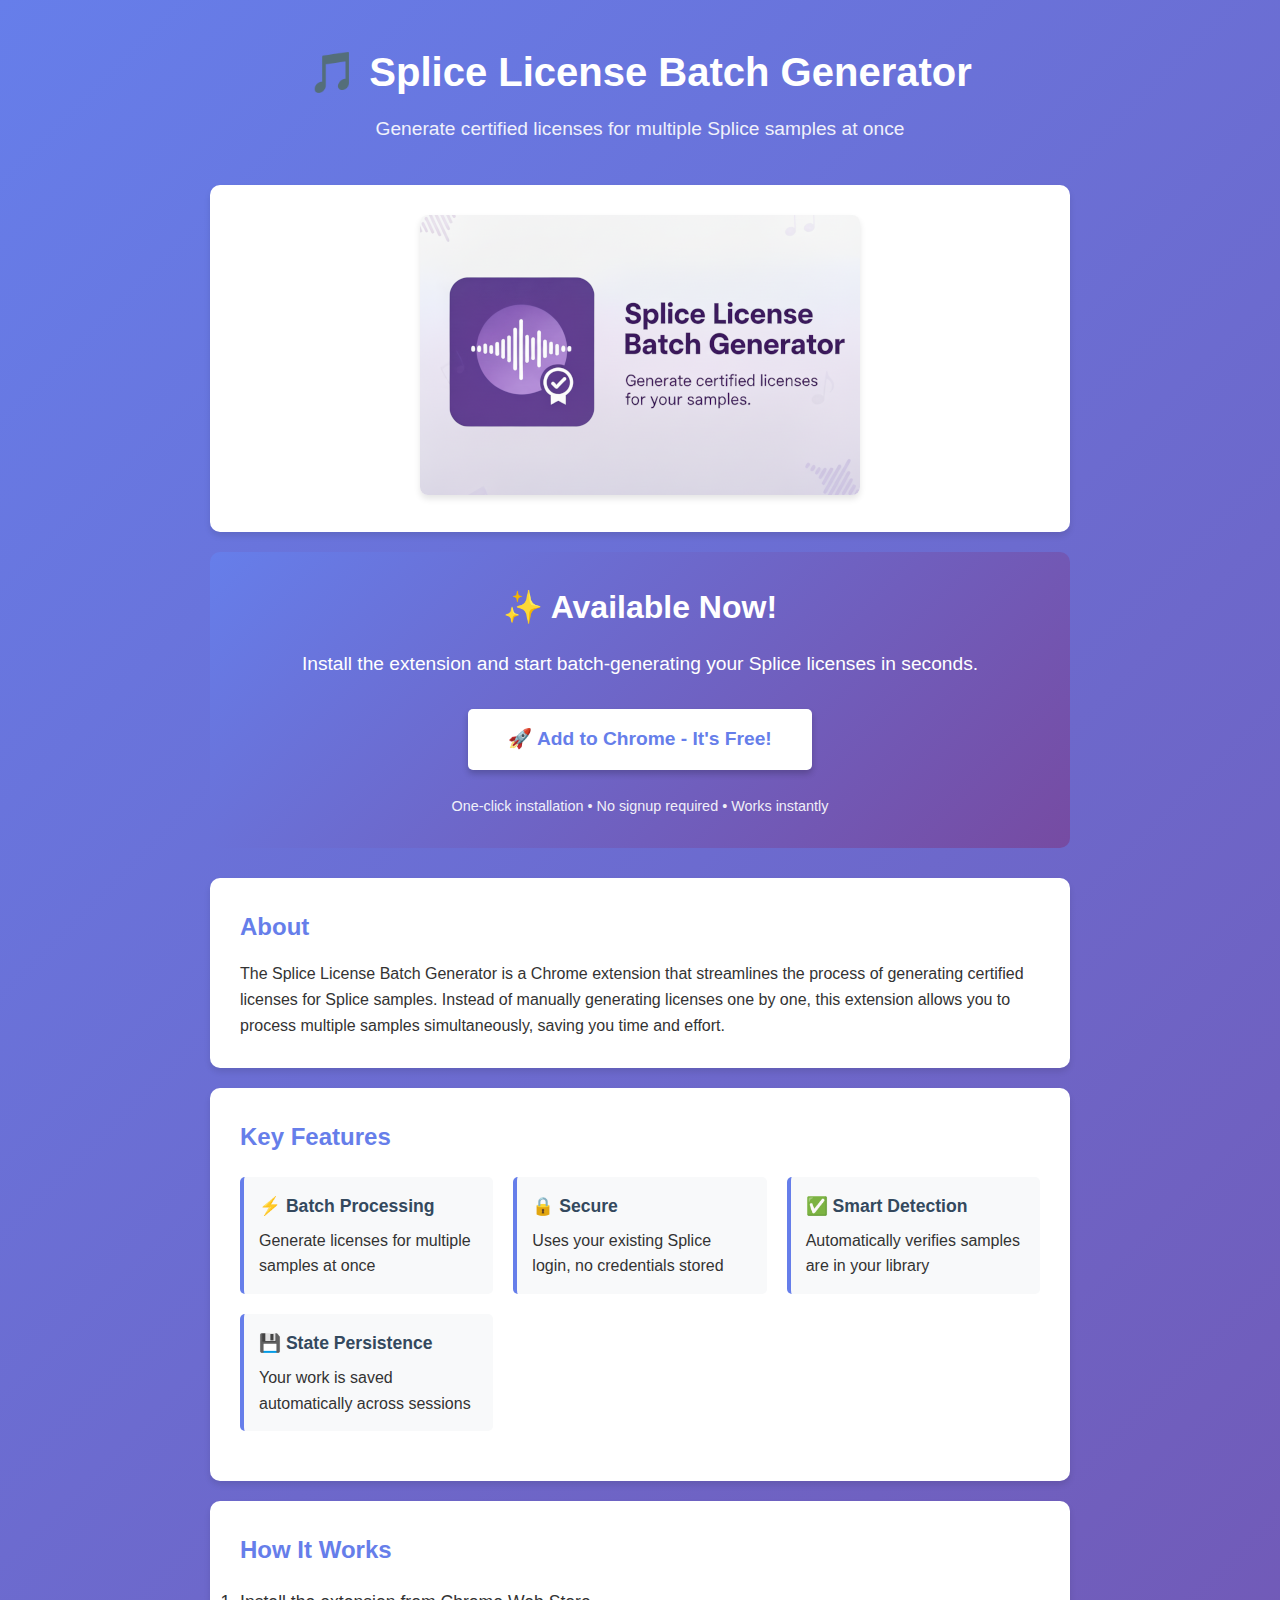
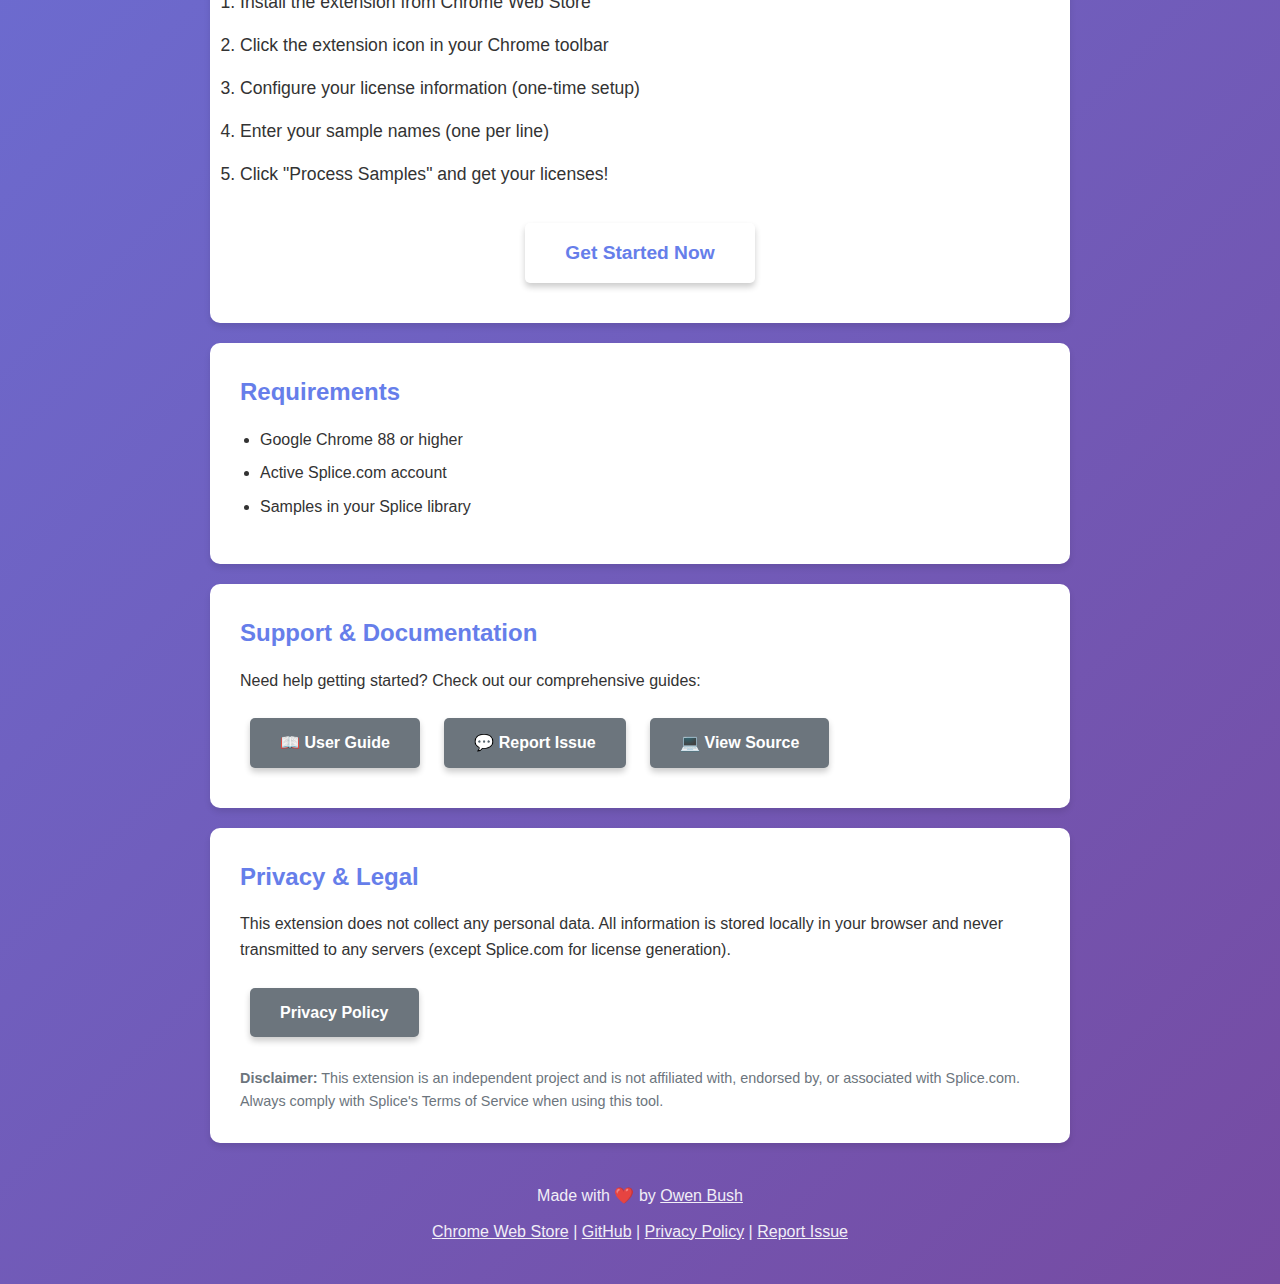
<file: docs/index.html>
<!--
    INSTRUCTIONS: After Chrome Web Store approval
    1. Replace [EXTENSION_ID] with your actual Chrome Web Store extension ID
    2. Rename this file to index.html (backup the old one first)
    3. Commit and push to update GitHub Pages
-->

<!DOCTYPE html>
<html lang="en">
<head>
    <meta charset="UTF-8">
    <meta name="viewport" content="width=device-width, initial-scale=1.0">
    <title>Splice License Batch Generator - Chrome Extension</title>
    <style>
        /* Copy the same styles from index.html */
        * {
            margin: 0;
            padding: 0;
            box-sizing: border-box;
        }
        body {
            font-family: -apple-system, BlinkMacSystemFont, 'Segoe UI', Roboto, Oxygen, Ubuntu, Cantarell, sans-serif;
            line-height: 1.6;
            color: #333;
            background: linear-gradient(135deg, #667eea 0%, #764ba2 100%);
            min-height: 100vh;
        }
        .container {
            max-width: 900px;
            margin: 0 auto;
            padding: 40px 20px;
        }
        .header {
            text-align: center;
            color: white;
            margin-bottom: 40px;
        }
        .header h1 {
            font-size: 2.5em;
            margin-bottom: 10px;
        }
        .header p {
            font-size: 1.2em;
            opacity: 0.9;
        }
        .card {
            background: white;
            border-radius: 10px;
            padding: 30px;
            margin-bottom: 20px;
            box-shadow: 0 4px 6px rgba(0,0,0,0.1);
        }
        .card h2 {
            color: #667eea;
            margin-bottom: 15px;
        }
        .install-cta {
            background: linear-gradient(135deg, #667eea 0%, #764ba2 100%);
            color: white;
            padding: 30px;
            border-radius: 10px;
            text-align: center;
            margin-bottom: 30px;
        }
        .install-cta h2 {
            color: white;
            font-size: 2em;
            margin-bottom: 15px;
        }
        .btn {
            display: inline-block;
            padding: 15px 40px;
            background: white;
            color: #667eea;
            text-decoration: none;
            border-radius: 5px;
            font-weight: 700;
            font-size: 1.2em;
            transition: transform 0.2s;
            margin: 10px;
            box-shadow: 0 4px 6px rgba(0,0,0,0.2);
        }
        .btn:hover {
            transform: translateY(-2px);
            box-shadow: 0 6px 8px rgba(0,0,0,0.3);
        }
        .btn-secondary {
            background: #6c757d;
            color: white;
            padding: 12px 30px;
            font-size: 1em;
        }
        .features {
            display: grid;
            grid-template-columns: repeat(auto-fit, minmax(250px, 1fr));
            gap: 20px;
            margin: 20px 0;
        }
        .feature {
            padding: 15px;
            background: #f8f9fa;
            border-radius: 5px;
            border-left: 4px solid #667eea;
        }
        .feature h3 {
            color: #34495e;
            margin-bottom: 8px;
            font-size: 1.1em;
        }
        .footer {
            text-align: center;
            color: white;
            margin-top: 40px;
            opacity: 0.9;
        }
        .footer a {
            color: white;
            text-decoration: underline;
        }
        ul {
            margin: 15px 0;
            padding-left: 20px;
        }
        li {
            margin: 8px 0;
        }
    </style>
</head>
<body>
    <div class="container">
        <div class="header">
            <h1>🎵 Splice License Batch Generator</h1>
            <p>Generate certified licenses for multiple Splice samples at once</p>
        </div>

        <div class="card" style="text-align: center;">
            <img src="assets/promo-tile.png" alt="Splice License Batch Generator" style="max-width: 100%; height: auto; border-radius: 8px; box-shadow: 0 4px 6px rgba(0,0,0,0.1);">
        </div>

        <!-- INSTALL CTA -->
        <div class="install-cta">
            <h2>✨ Available Now!</h2>
            <p style="font-size: 1.2em; margin-bottom: 20px;">
                Install the extension and start batch-generating your Splice licenses in seconds.
            </p>
            <a href="https://chromewebstore.google.com/detail/splice-license-batch-gene/mklfddejmeabhcpfafmejpaklnijddon" class="btn" target="_blank" rel="noopener">
                🚀 Add to Chrome - It's Free!
            </a>
            <p style="margin-top: 15px; font-size: 0.9em; opacity: 0.9;">
                One-click installation • No signup required • Works instantly
            </p>
        </div>

        <div class="card">
            <h2>About</h2>
            <p>
                The Splice License Batch Generator is a Chrome extension that streamlines the process
                of generating certified licenses for Splice samples. Instead of manually generating
                licenses one by one, this extension allows you to process multiple samples simultaneously,
                saving you time and effort.
            </p>
        </div>

        <div class="card">
            <h2>Key Features</h2>
            <div class="features">
                <div class="feature">
                    <h3>⚡ Batch Processing</h3>
                    <p>Generate licenses for multiple samples at once</p>
                </div>
                <div class="feature">
                    <h3>🔒 Secure</h3>
                    <p>Uses your existing Splice login, no credentials stored</p>
                </div>
                <div class="feature">
                    <h3>✅ Smart Detection</h3>
                    <p>Automatically verifies samples are in your library</p>
                </div>
                <div class="feature">
                    <h3>💾 State Persistence</h3>
                    <p>Your work is saved automatically across sessions</p>
                </div>
            </div>
        </div>

        <div class="card">
            <h2>How It Works</h2>
            <ol style="font-size: 1.1em; line-height: 2;">
                <li>Install the extension from Chrome Web Store</li>
                <li>Click the extension icon in your Chrome toolbar</li>
                <li>Configure your license information (one-time setup)</li>
                <li>Enter your sample names (one per line)</li>
                <li>Click "Process Samples" and get your licenses!</li>
            </ol>
            <div style="margin-top: 20px; text-align: center;">
                <a href="https://chromewebstore.google.com/detail/splice-license-batch-gene/mklfddejmeabhcpfafmejpaklnijddon" class="btn" target="_blank" rel="noopener">
                    Get Started Now
                </a>
            </div>
        </div>

        <div class="card">
            <h2>Requirements</h2>
            <ul>
                <li>Google Chrome 88 or higher</li>
                <li>Active Splice.com account</li>
                <li>Samples in your Splice library</li>
            </ul>
        </div>

        <div class="card">
            <h2>Support & Documentation</h2>
            <p style="margin-bottom: 15px;">
                Need help getting started? Check out our comprehensive guides:
            </p>
            <div>
                <a href="https://github.com/owenbush/splice-chrome-extension/blob/main/USER_GUIDE.md" class="btn btn-secondary" target="_blank" rel="noopener">
                    📖 User Guide
                </a>
                <a href="https://github.com/owenbush/splice-chrome-extension/issues" class="btn btn-secondary" target="_blank" rel="noopener">
                    💬 Report Issue
                </a>
                <a href="https://github.com/owenbush/splice-chrome-extension" class="btn btn-secondary" target="_blank" rel="noopener">
                    💻 View Source
                </a>
            </div>
        </div>

        <div class="card">
            <h2>Privacy & Legal</h2>
            <p>
                This extension does not collect any personal data. All information is stored locally
                in your browser and never transmitted to any servers (except Splice.com for license
                generation).
            </p>
            <div style="margin-top: 15px;">
                <a href="privacy-policy.html" class="btn btn-secondary">
                    Privacy Policy
                </a>
            </div>
            <p style="margin-top: 20px; font-size: 0.9em; color: #6c757d;">
                <strong>Disclaimer:</strong> This extension is an independent project and is not
                affiliated with, endorsed by, or associated with Splice.com. Always comply with
                Splice's Terms of Service when using this tool.
            </p>
        </div>

        <div class="footer">
            <p>
                Made with ❤️ by <a href="https://github.com/owenbush" target="_blank" rel="noopener">Owen Bush</a>
            </p>
            <p style="margin-top: 10px;">
                <a href="https://chromewebstore.google.com/detail/splice-license-batch-gene/mklfddejmeabhcpfafmejpaklnijddon" target="_blank" rel="noopener">Chrome Web Store</a> |
                <a href="https://github.com/owenbush/splice-chrome-extension" target="_blank" rel="noopener">GitHub</a> |
                <a href="privacy-policy.html">Privacy Policy</a> |
                <a href="https://github.com/owenbush/splice-chrome-extension/issues" target="_blank" rel="noopener">Report Issue</a>
            </p>
        </div>
    </div>
</body>
</html>
</file>
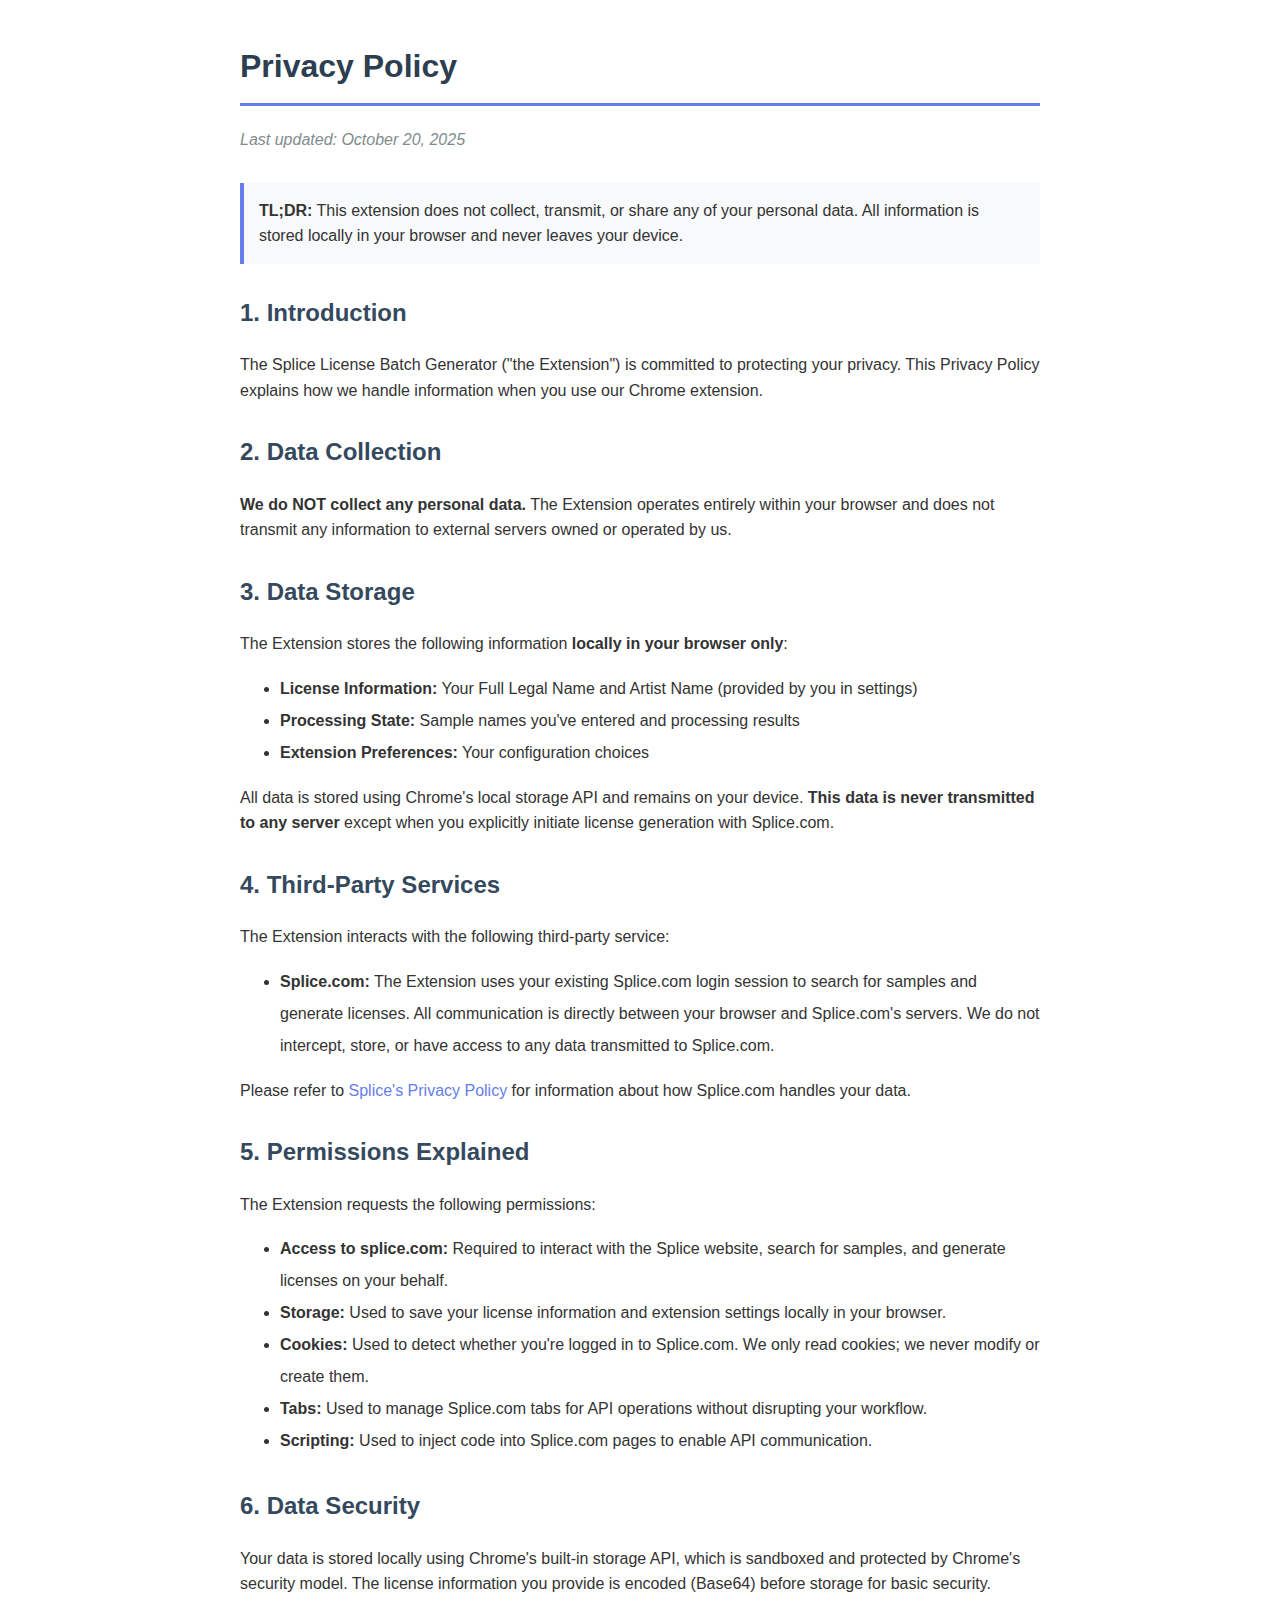
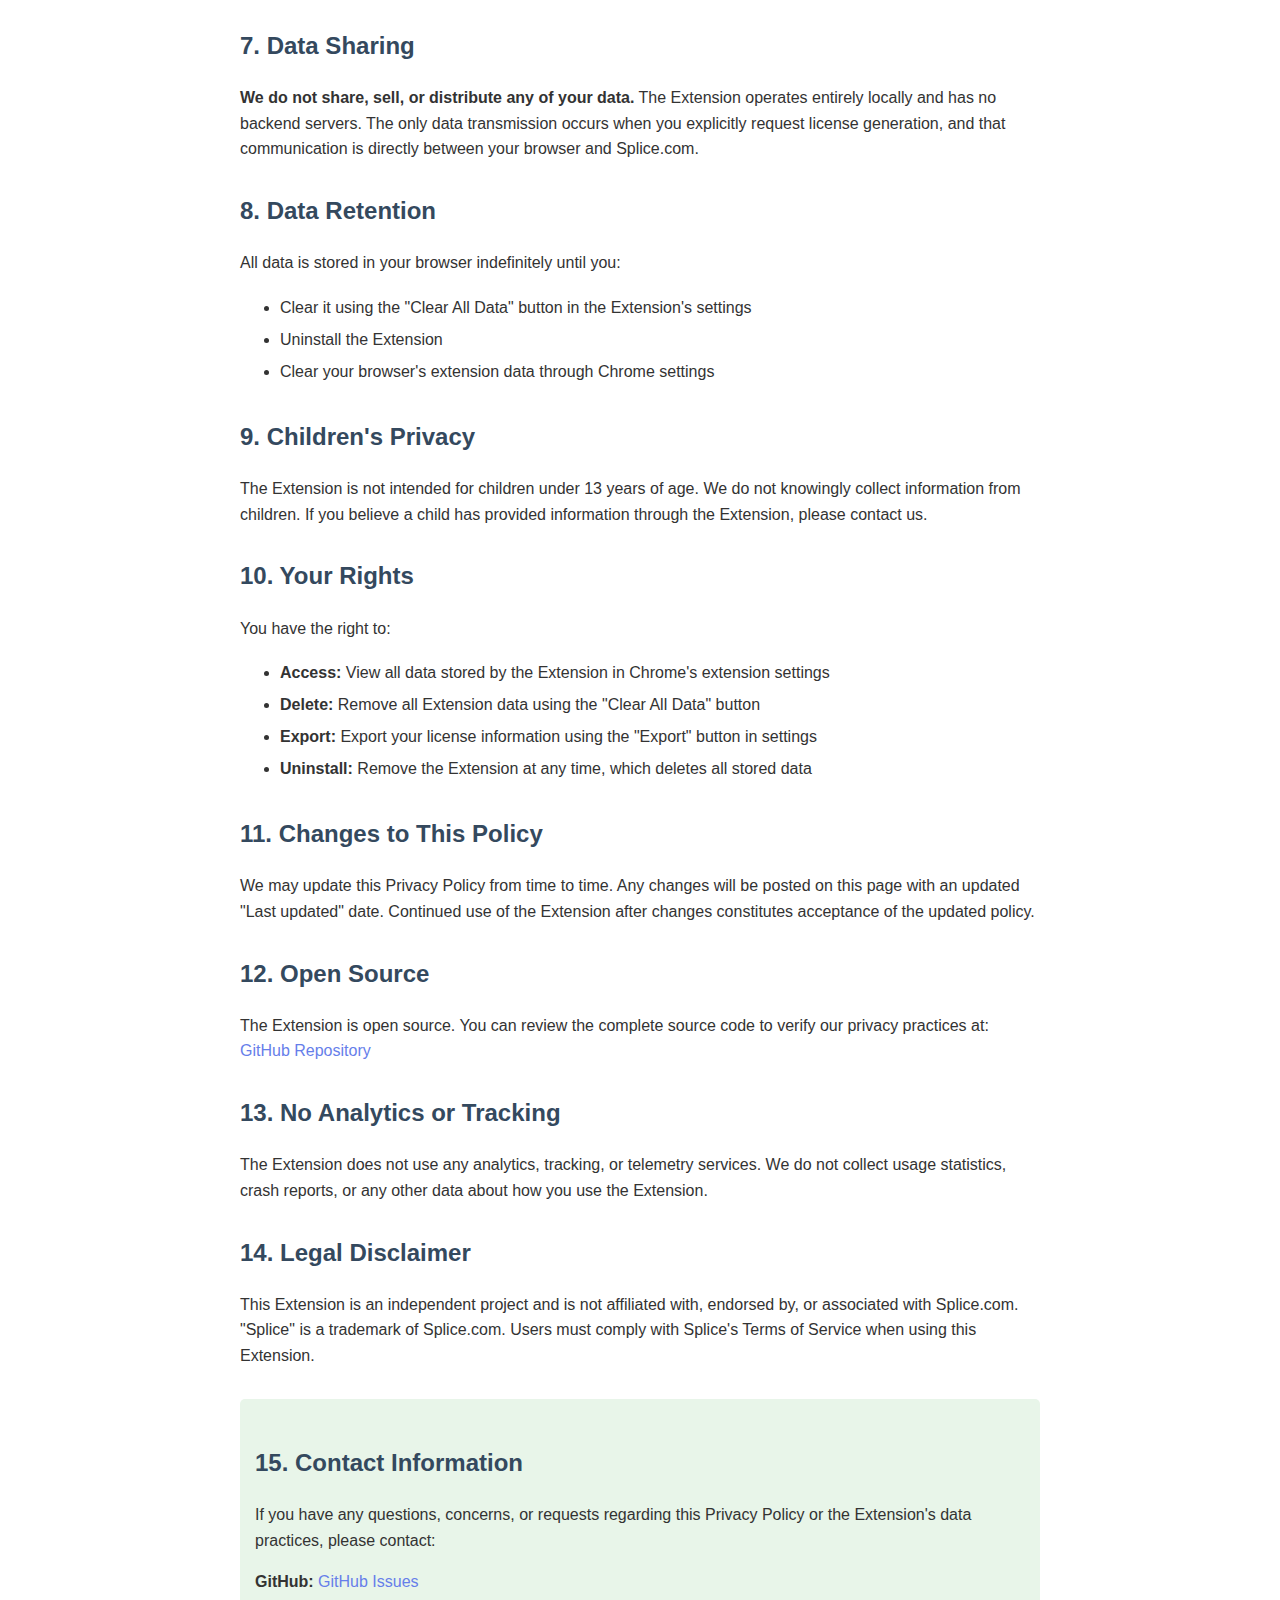
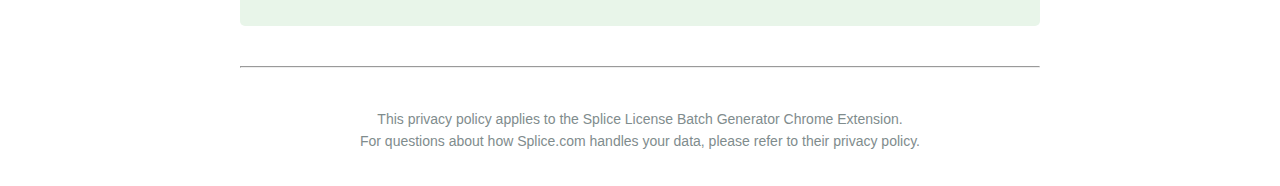
<file: docs/privacy-policy.html>
<!DOCTYPE html>
<html lang="en">
<head>
    <meta charset="UTF-8">
    <meta name="viewport" content="width=device-width, initial-scale=1.0">
    <title>Privacy Policy - Splice License Batch Generator</title>
    <style>
        body {
            font-family: -apple-system, BlinkMacSystemFont, 'Segoe UI', Roboto, Oxygen, Ubuntu, Cantarell, sans-serif;
            line-height: 1.6;
            max-width: 800px;
            margin: 0 auto;
            padding: 20px;
            color: #333;
        }
        h1 {
            color: #2c3e50;
            border-bottom: 3px solid #667eea;
            padding-bottom: 10px;
        }
        h2 {
            color: #34495e;
            margin-top: 30px;
        }
        .last-updated {
            color: #7f8c8d;
            font-style: italic;
            margin-bottom: 30px;
        }
        .highlight {
            background-color: #f8f9fa;
            padding: 15px;
            border-left: 4px solid #667eea;
            margin: 20px 0;
        }
        ul {
            line-height: 2;
        }
        .contact {
            background-color: #e8f5e9;
            padding: 15px;
            border-radius: 5px;
            margin-top: 30px;
        }
        a {
            color: #667eea;
            text-decoration: none;
        }
        a:hover {
            text-decoration: underline;
        }
    </style>
</head>
<body>
    <h1>Privacy Policy</h1>
    <p class="last-updated">Last updated: October 20, 2025</p>

    <div class="highlight">
        <strong>TL;DR:</strong> This extension does not collect, transmit, or share any of your personal data.
        All information is stored locally in your browser and never leaves your device.
    </div>

    <h2>1. Introduction</h2>
    <p>
        The Splice License Batch Generator ("the Extension") is committed to protecting your privacy.
        This Privacy Policy explains how we handle information when you use our Chrome extension.
    </p>

    <h2>2. Data Collection</h2>
    <p>
        <strong>We do NOT collect any personal data.</strong> The Extension operates entirely within your
        browser and does not transmit any information to external servers owned or operated by us.
    </p>

    <h2>3. Data Storage</h2>
    <p>The Extension stores the following information <strong>locally in your browser only</strong>:</p>
    <ul>
        <li><strong>License Information:</strong> Your Full Legal Name and Artist Name (provided by you in settings)</li>
        <li><strong>Processing State:</strong> Sample names you've entered and processing results</li>
        <li><strong>Extension Preferences:</strong> Your configuration choices</li>
    </ul>
    <p>
        All data is stored using Chrome's local storage API and remains on your device.
        <strong>This data is never transmitted to any server</strong> except when you explicitly
        initiate license generation with Splice.com.
    </p>

    <h2>4. Third-Party Services</h2>
    <p>The Extension interacts with the following third-party service:</p>
    <ul>
        <li>
            <strong>Splice.com:</strong> The Extension uses your existing Splice.com login session to
            search for samples and generate licenses. All communication is directly between your browser
            and Splice.com's servers. We do not intercept, store, or have access to any data transmitted
            to Splice.com.
        </li>
    </ul>
    <p>
        Please refer to <a href="https://splice.com/privacy" target="_blank" rel="noopener">Splice's Privacy Policy</a>
        for information about how Splice.com handles your data.
    </p>

    <h2>5. Permissions Explained</h2>
    <p>The Extension requests the following permissions:</p>
    <ul>
        <li>
            <strong>Access to splice.com:</strong> Required to interact with the Splice website,
            search for samples, and generate licenses on your behalf.
        </li>
        <li>
            <strong>Storage:</strong> Used to save your license information and extension settings
            locally in your browser.
        </li>
        <li>
            <strong>Cookies:</strong> Used to detect whether you're logged in to Splice.com.
            We only read cookies; we never modify or create them.
        </li>
        <li>
            <strong>Tabs:</strong> Used to manage Splice.com tabs for API operations without
            disrupting your workflow.
        </li>
        <li>
            <strong>Scripting:</strong> Used to inject code into Splice.com pages to enable
            API communication.
        </li>
    </ul>

    <h2>6. Data Security</h2>
    <p>
        Your data is stored locally using Chrome's built-in storage API, which is sandboxed and
        protected by Chrome's security model. The license information you provide is encoded
        (Base64) before storage for basic security.
    </p>

    <h2>7. Data Sharing</h2>
    <p>
        <strong>We do not share, sell, or distribute any of your data.</strong> The Extension
        operates entirely locally and has no backend servers. The only data transmission occurs
        when you explicitly request license generation, and that communication is directly between
        your browser and Splice.com.
    </p>

    <h2>8. Data Retention</h2>
    <p>
        All data is stored in your browser indefinitely until you:
    </p>
    <ul>
        <li>Clear it using the "Clear All Data" button in the Extension's settings</li>
        <li>Uninstall the Extension</li>
        <li>Clear your browser's extension data through Chrome settings</li>
    </ul>

    <h2>9. Children's Privacy</h2>
    <p>
        The Extension is not intended for children under 13 years of age. We do not knowingly
        collect information from children. If you believe a child has provided information through
        the Extension, please contact us.
    </p>

    <h2>10. Your Rights</h2>
    <p>You have the right to:</p>
    <ul>
        <li><strong>Access:</strong> View all data stored by the Extension in Chrome's extension settings</li>
        <li><strong>Delete:</strong> Remove all Extension data using the "Clear All Data" button</li>
        <li><strong>Export:</strong> Export your license information using the "Export" button in settings</li>
        <li><strong>Uninstall:</strong> Remove the Extension at any time, which deletes all stored data</li>
    </ul>

    <h2>11. Changes to This Policy</h2>
    <p>
        We may update this Privacy Policy from time to time. Any changes will be posted on this page
        with an updated "Last updated" date. Continued use of the Extension after changes constitutes
        acceptance of the updated policy.
    </p>

    <h2>12. Open Source</h2>
    <p>
        The Extension is open source. You can review the complete source code to verify our privacy
        practices at: <a href="https://github.com/owenbush/splice-chrome-extension" target="_blank" rel="noopener">
        GitHub Repository</a>
    </p>

    <h2>13. No Analytics or Tracking</h2>
    <p>
        The Extension does not use any analytics, tracking, or telemetry services. We do not collect
        usage statistics, crash reports, or any other data about how you use the Extension.
    </p>

    <h2>14. Legal Disclaimer</h2>
    <p>
        This Extension is an independent project and is not affiliated with, endorsed by, or
        associated with Splice.com. "Splice" is a trademark of Splice.com. Users must comply with
        Splice's Terms of Service when using this Extension.
    </p>

    <div class="contact">
        <h2>15. Contact Information</h2>
        <p>
            If you have any questions, concerns, or requests regarding this Privacy Policy or the
            Extension's data practices, please contact:
        </p>
        <p>
            <strong>GitHub:</strong> <a href="https://github.com/owenbush/splice-chrome-extension/issues" target="_blank" rel="noopener">
            GitHub Issues</a>
        </p>
    </div>

    <hr style="margin: 40px 0;">

    <p style="text-align: center; color: #7f8c8d; font-size: 14px;">
        This privacy policy applies to the Splice License Batch Generator Chrome Extension.<br>
        For questions about how Splice.com handles your data, please refer to their privacy policy.
    </p>
</body>
</html>
</file>
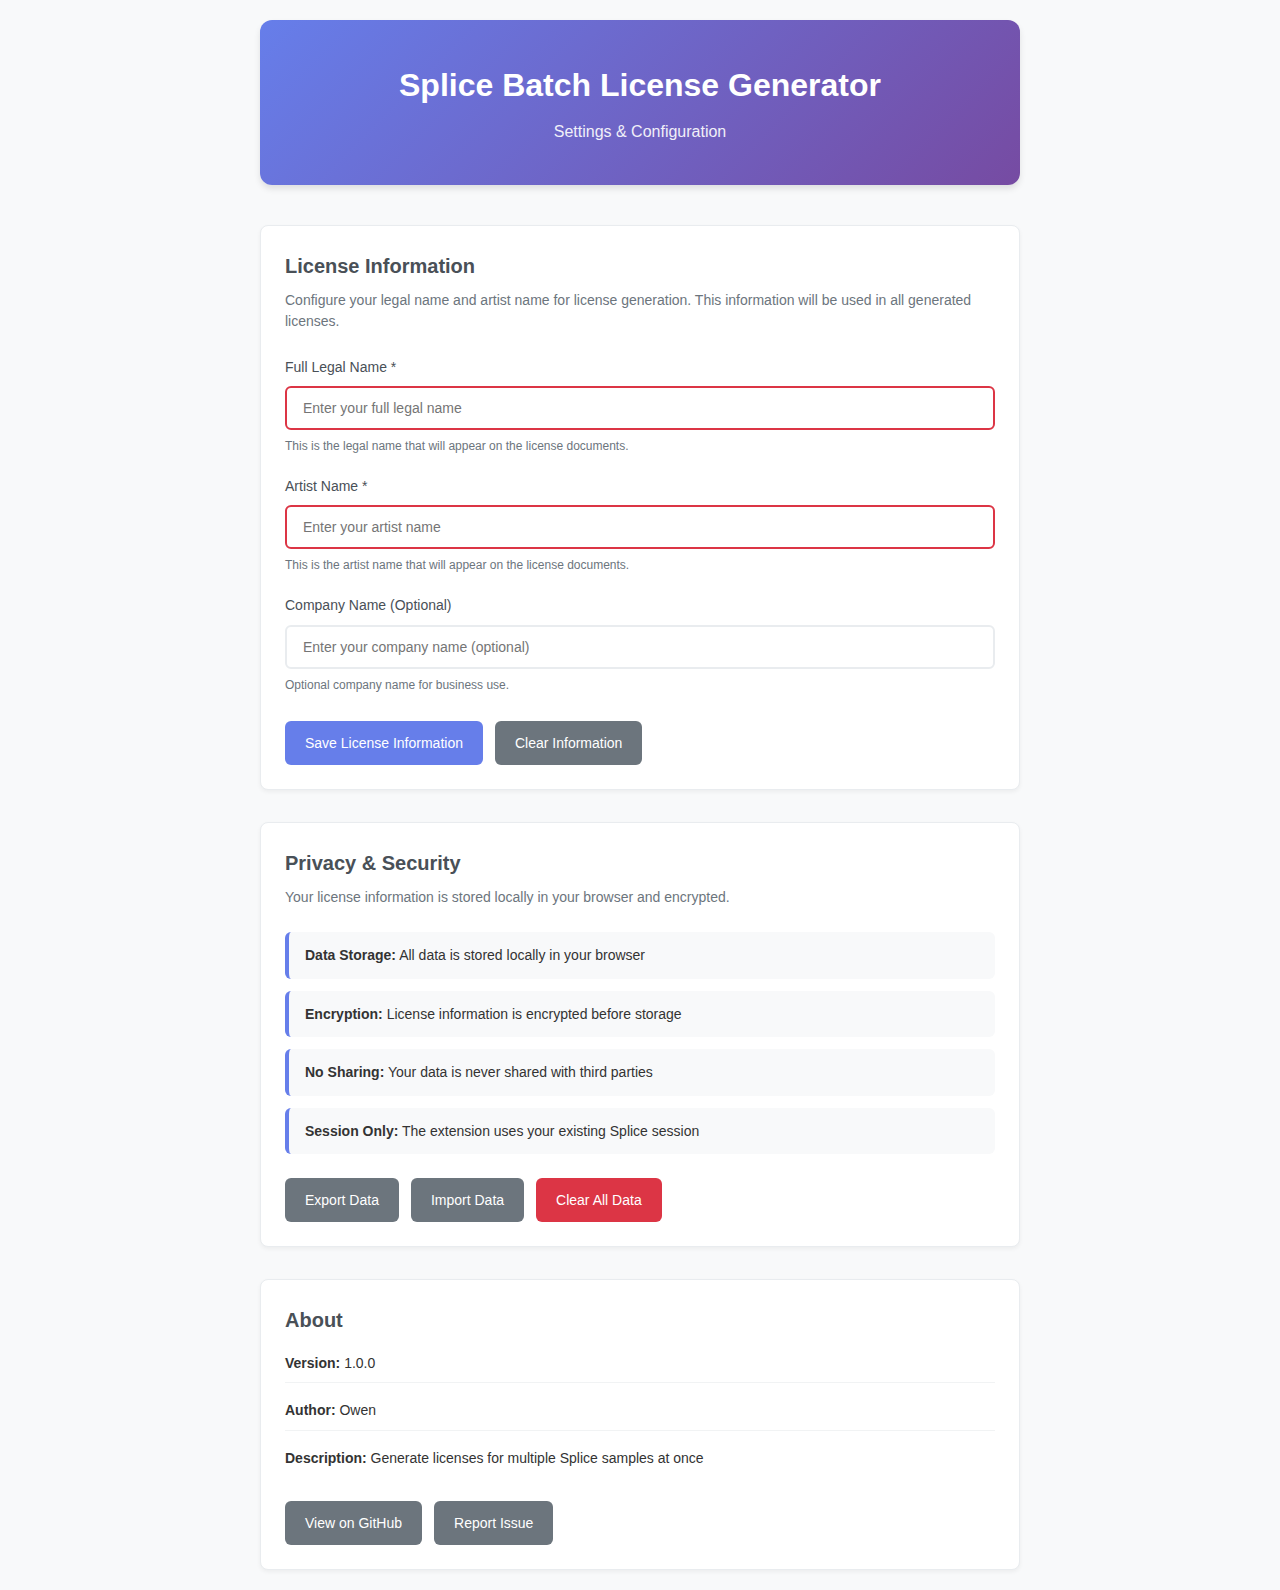
<file: options/options.html>
<!DOCTYPE html>
<html lang="en">
<head>
  <meta charset="utf-8">
  <meta name="viewport" content="width=device-width, initial-scale=1.0">
  <title>Splice License Generator - Settings</title>
  <link rel="stylesheet" href="options.css">
</head>
<body>
  <div class="container">
    <header class="header">
      <h1>Splice Batch License Generator</h1>
      <p class="subtitle">Settings & Configuration</p>
    </header>

    <main class="main-content">
      <!-- License Information Section -->
      <section class="section">
        <h2>License Information</h2>
        <p class="section-description">
          Configure your legal name and artist name for license generation.
          This information will be used in all generated licenses.
        </p>

        <form id="licenseForm" class="form">
          <div class="form-group">
            <label for="legalName" class="form-label">
              Full Legal Name *
            </label>
            <input
              type="text"
              id="legalName"
              class="form-input"
              placeholder="Enter your full legal name"
              required
            >
            <div class="form-help">
              This is the legal name that will appear on the license documents.
            </div>
          </div>

          <div class="form-group">
            <label for="artistName" class="form-label">
              Artist Name *
            </label>
            <input
              type="text"
              id="artistName"
              class="form-input"
              placeholder="Enter your artist name"
              required
            >
            <div class="form-help">
              This is the artist name that will appear on the license documents.
            </div>
          </div>

          <div class="form-group">
            <label for="companyName" class="form-label">
              Company Name (Optional)
            </label>
            <input
              type="text"
              id="companyName"
              class="form-input"
              placeholder="Enter your company name (optional)"
            >
            <div class="form-help">
              Optional company name for business use.
            </div>
          </div>

          <div class="form-actions">
            <button type="submit" class="btn btn-primary">
              Save License Information
            </button>
            <button type="button" id="clearLicenseInfo" class="btn btn-secondary">
              Clear Information
            </button>
          </div>
        </form>
      </section>

      <!-- Privacy & Security Section -->
      <section class="section">
        <h2>Privacy & Security</h2>
        <p class="section-description">
          Your license information is stored locally in your browser and encrypted.
        </p>

        <div class="privacy-info">
          <div class="privacy-item">
            <strong>Data Storage:</strong> All data is stored locally in your browser
          </div>
          <div class="privacy-item">
            <strong>Encryption:</strong> License information is encrypted before storage
          </div>
          <div class="privacy-item">
            <strong>No Sharing:</strong> Your data is never shared with third parties
          </div>
          <div class="privacy-item">
            <strong>Session Only:</strong> The extension uses your existing Splice session
          </div>
        </div>

        <div class="form-actions">
          <button id="exportData" class="btn btn-secondary">Export Data</button>
          <button id="importData" class="btn btn-secondary">Import Data</button>
          <button id="clearAllData" class="btn btn-danger">Clear All Data</button>
        </div>
      </section>

      <!-- About Section -->
      <section class="section">
        <h2>About</h2>
        <div class="about-info">
          <div class="about-item">
            <strong>Version:</strong> 1.0.0
          </div>
          <div class="about-item">
            <strong>Author:</strong> Owen
          </div>
          <div class="about-item">
            <strong>Description:</strong> Generate licenses for multiple Splice samples at once
          </div>
        </div>

        <div class="form-actions">
          <button id="openGitHub" class="btn btn-secondary">View on GitHub</button>
          <button id="reportIssue" class="btn btn-secondary">Report Issue</button>
        </div>
      </section>
    </main>

    <!-- Status Messages -->
    <div id="statusMessage" class="status-message" style="display: none;">
      <span id="statusText"></span>
      <button id="closeStatus" class="close-btn">&times;</button>
    </div>
  </div>

  <!-- Scripts -->
  <script src="../shared/encryption.js"></script>
  <script src="../shared/utils.js"></script>
  <script src="options.js"></script>
</body>
</html>
</file>
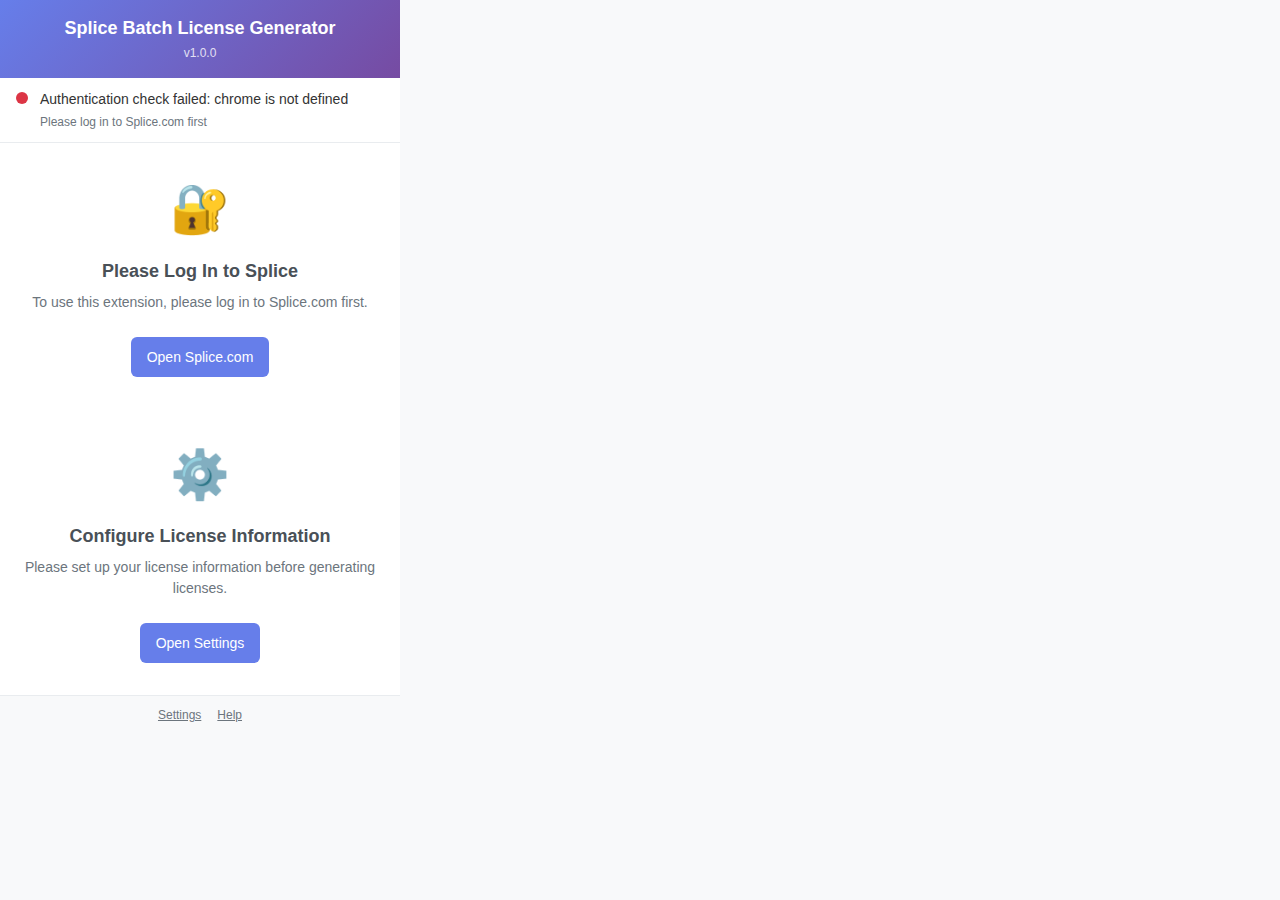
<file: popup/popup.html>
<!DOCTYPE html>
<html lang="en">
<head>
  <meta charset="utf-8">
  <meta name="viewport" content="width=device-width, initial-scale=1.0">
  <title>Splice Batch License Generator</title>
  <link rel="stylesheet" href="popup.css">
</head>
<body>
  <div class="container">
    <header class="header">
      <h1>Splice Batch License Generator</h1>
      <div class="version">v1.0.0</div>
    </header>

    <!-- Authentication Status -->
    <div id="authStatus" class="status-section">
      <div class="status-indicator" id="statusIndicator"></div>
      <div class="status-content">
        <span id="statusText">Checking authentication...</span>
        <div id="statusDetails" class="status-details"></div>
      </div>
    </div>

    <!-- License Info Status -->
    <div id="licenseInfoStatus" class="status-section" style="display: none;">
      <div class="status-indicator" id="licenseStatusIndicator"></div>
      <div class="status-content">
        <span id="licenseStatusText">Checking license information...</span>
        <div id="licenseStatusDetails" class="status-details"></div>
      </div>
    </div>

    <!-- Main Interface -->
    <div id="mainInterface" class="main-interface" style="display: none;">
      <div class="input-section">
        <label for="sampleInput" class="input-label">
          Sample Names (one per line):
        </label>
        <textarea
          id="sampleInput"
          class="sample-input"
          placeholder="Enter sample names, one per line...&#10;&#10;Example:&#10;DBM_TC2_124_Erhu_Loop_A_Heroes_Tale_C#min.wav&#10;Another_Sample_Name.wav"
          rows="6"
        ></textarea>
        <div id="sampleCount" class="sample-count">0 samples</div>
      </div>

      <div class="button-section">
        <button id="processSamples" class="btn btn-primary" disabled>
          <span class="btn-text">Generate Licenses</span>
          <span class="btn-loading" style="display: none;">Processing...</span>
        </button>
        <button id="clearInput" class="btn btn-secondary">Clear</button>
      </div>

      <!-- Progress Section -->
      <div id="progressSection" class="progress-section" style="display: none;">
        <div class="progress-header">
          <span id="progressText">Processing samples...</span>
          <span id="progressCount">0 / 0</span>
        </div>
        <div class="progress-bar">
          <div id="progressFill" class="progress-fill"></div>
        </div>
        <div id="progressDetails" class="progress-details"></div>
      </div>

      <!-- Results Section -->
      <div id="resultsSection" class="results-section" style="display: none;">
        <div class="results-header">
          <h3>Results</h3>
          <div class="results-actions">
            <button id="clearResults" class="btn btn-small">Reset</button>
          </div>
        </div>
        <div id="resultsContent" class="results-content"></div>
      </div>
    </div>

    <!-- Login Prompt -->
    <div id="loginPrompt" class="prompt-section" style="display: none;">
      <div class="prompt-icon">🔐</div>
      <h3>Please Log In to Splice</h3>
      <p>To use this extension, please log in to Splice.com first.</p>
      <button id="openSplice" class="btn btn-primary">Open Splice.com</button>
    </div>

    <!-- License Info Prompt -->
    <div id="licenseInfoPrompt" class="prompt-section" style="display: none;">
      <div class="prompt-icon">⚙️</div>
      <h3>Configure License Information</h3>
      <p>Please set up your license information before generating licenses.</p>
      <button id="openOptions" class="btn btn-primary">Open Settings</button>
    </div>

    <!-- Footer -->
    <footer class="footer">
      <div class="footer-links">
        <button id="openOptionsFooter" class="footer-link">Settings</button>
        <button id="openHelp" class="footer-link">Help</button>
      </div>
    </footer>
  </div>

  <!-- Scripts -->
  <script src="../shared/encryption.js"></script>
  <script src="../shared/utils.js"></script>
  <script src="popup.js"></script>
</body>
</html>
</file>
<file: options/options.css>
/* Splice Batch License Generator - Options Page Styles */

* {
  box-sizing: border-box;
  margin: 0;
  padding: 0;
}

body {
  font-family: -apple-system, BlinkMacSystemFont, 'Segoe UI', Roboto, sans-serif;
  font-size: 14px;
  line-height: 1.6;
  color: #333;
  background: #f8f9fa;
  min-height: 100vh;
}

.container {
  max-width: 800px;
  margin: 0 auto;
  padding: 20px;
}

/* Header */
.header {
  text-align: center;
  margin-bottom: 40px;
  padding: 40px 0;
  background: linear-gradient(135deg, #667eea 0%, #764ba2 100%);
  color: white;
  border-radius: 12px;
  box-shadow: 0 4px 6px rgba(0, 0, 0, 0.1);
}

.header h1 {
  font-size: 32px;
  font-weight: 700;
  margin-bottom: 8px;
}

.subtitle {
  font-size: 16px;
  opacity: 0.9;
}

/* Main Content */
.main-content {
  display: flex;
  flex-direction: column;
  gap: 32px;
}

/* Sections */
.section {
  background: white;
  padding: 24px;
  border-radius: 8px;
  box-shadow: 0 2px 4px rgba(0, 0, 0, 0.05);
  border: 1px solid #e9ecef;
}

.section h2 {
  font-size: 20px;
  font-weight: 600;
  margin-bottom: 8px;
  color: #495057;
}

.section-description {
  color: #6c757d;
  margin-bottom: 24px;
  line-height: 1.5;
}

/* Forms */
.form {
  display: flex;
  flex-direction: column;
  gap: 20px;
}

.form-group {
  display: flex;
  flex-direction: column;
  gap: 8px;
}

.form-label {
  font-weight: 500;
  color: #495057;
  font-size: 14px;
}

.form-input {
  padding: 12px 16px;
  border: 2px solid #e9ecef;
  border-radius: 6px;
  font-size: 14px;
  font-family: inherit;
  transition: border-color 0.2s;
}

.form-input:focus {
  outline: none;
  border-color: #667eea;
}

.form-input:invalid {
  border-color: #dc3545;
}

.form-help {
  font-size: 12px;
  color: #6c757d;
  line-height: 1.4;
}

/* Radio Groups */
.radio-group {
  display: flex;
  flex-direction: column;
  gap: 12px;
}

.radio-label {
  display: flex;
  align-items: flex-start;
  gap: 12px;
  cursor: pointer;
  padding: 12px;
  border: 2px solid #e9ecef;
  border-radius: 6px;
  transition: all 0.2s;
}

.radio-label:hover {
  border-color: #667eea;
  background: #f8f9fa;
}

.radio-label input[type="radio"] {
  margin: 0;
  margin-top: 2px;
}

.radio-label input[type="radio"]:checked + .radio-text {
  color: #667eea;
}

.radio-text {
  display: flex;
  flex-direction: column;
  gap: 4px;
}

.radio-text strong {
  font-weight: 500;
}

.radio-text small {
  color: #6c757d;
  font-size: 12px;
}

/* Checkbox Labels */
.checkbox-label {
  display: flex;
  align-items: center;
  gap: 12px;
  cursor: pointer;
  padding: 12px;
  border: 2px solid #e9ecef;
  border-radius: 6px;
  transition: all 0.2s;
}

.checkbox-label:hover {
  border-color: #667eea;
  background: #f8f9fa;
}

.checkbox-label input[type="checkbox"] {
  margin: 0;
}

.checkbox-text {
  font-weight: 500;
}

/* Buttons */
.form-actions {
  display: flex;
  gap: 12px;
  flex-wrap: wrap;
  margin-top: 8px;
}

.btn {
  padding: 12px 20px;
  border: none;
  border-radius: 6px;
  font-size: 14px;
  font-weight: 500;
  cursor: pointer;
  transition: all 0.2s;
  text-decoration: none;
  display: inline-flex;
  align-items: center;
  justify-content: center;
  min-height: 44px;
}

.btn-primary {
  background: #667eea;
  color: white;
}

.btn-primary:hover {
  background: #5a6fd8;
}

.btn-secondary {
  background: #6c757d;
  color: white;
}

.btn-secondary:hover {
  background: #5a6268;
}

.btn-danger {
  background: #dc3545;
  color: white;
}

.btn-danger:hover {
  background: #c82333;
}

/* Privacy Info */
.privacy-info {
  display: flex;
  flex-direction: column;
  gap: 12px;
  margin-bottom: 24px;
}

.privacy-item {
  padding: 12px 16px;
  background: #f8f9fa;
  border-radius: 6px;
  border-left: 4px solid #667eea;
}

/* About Info */
.about-info {
  display: flex;
  flex-direction: column;
  gap: 8px;
  margin-bottom: 24px;
}

.about-item {
  padding: 8px 0;
  border-bottom: 1px solid #f1f3f4;
}

.about-item:last-child {
  border-bottom: none;
}

/* Status Messages */
.status-message {
  position: fixed;
  top: 20px;
  right: 20px;
  background: #28a745;
  color: white;
  padding: 16px 20px;
  border-radius: 6px;
  box-shadow: 0 4px 6px rgba(0, 0, 0, 0.1);
  display: flex;
  align-items: center;
  gap: 12px;
  z-index: 1000;
  max-width: 400px;
}

.status-message.error {
  background: #dc3545;
}

.status-message.warning {
  background: #ffc107;
  color: #333;
}

.close-btn {
  background: none;
  border: none;
  color: inherit;
  font-size: 18px;
  cursor: pointer;
  padding: 0;
  width: 20px;
  height: 20px;
  display: flex;
  align-items: center;
  justify-content: center;
}

/* Responsive */
@media (max-width: 768px) {
  .container {
    padding: 16px;
  }

  .header {
    padding: 24px 16px;
  }

  .header h1 {
    font-size: 24px;
  }

  .section {
    padding: 16px;
  }

  .form-actions {
    flex-direction: column;
  }

  .btn {
    width: 100%;
  }
}

/* Loading States */
.btn:disabled {
  opacity: 0.6;
  cursor: not-allowed;
}

.btn.loading {
  position: relative;
  color: transparent;
}

.btn.loading::after {
  content: '';
  position: absolute;
  top: 50%;
  left: 50%;
  transform: translate(-50%, -50%);
  width: 16px;
  height: 16px;
  border: 2px solid transparent;
  border-top: 2px solid currentColor;
  border-radius: 50%;
  animation: spin 1s linear infinite;
}

@keyframes spin {
  0% { transform: translate(-50%, -50%) rotate(0deg); }
  100% { transform: translate(-50%, -50%) rotate(360deg); }
}
</file>
<file: popup/popup.css>
/* Splice License Batch Generator - Popup Styles */

* {
  box-sizing: border-box;
  margin: 0;
  padding: 0;
}

body {
  font-family: -apple-system, BlinkMacSystemFont, 'Segoe UI', Roboto, sans-serif;
  font-size: 14px;
  line-height: 1.4;
  color: #333;
  background: #f8f9fa;
  width: 400px;
  min-height: 500px;
}

.container {
  display: flex;
  flex-direction: column;
  height: 100vh;
  max-height: 600px;
}

/* Header */
.header {
  background: linear-gradient(135deg, #667eea 0%, #764ba2 100%);
  color: white;
  padding: 16px;
  text-align: center;
  position: relative;
}

.header h1 {
  font-size: 18px;
  font-weight: 600;
  margin-bottom: 4px;
}

.version {
  font-size: 12px;
  opacity: 0.8;
}

/* Status Sections */
.status-section {
  display: flex;
  align-items: flex-start;
  padding: 12px 16px;
  border-bottom: 1px solid #e9ecef;
  background: white;
}

.status-indicator {
  width: 12px;
  height: 12px;
  border-radius: 50%;
  margin-right: 12px;
  margin-top: 2px;
  flex-shrink: 0;
}

.status-indicator.loading {
  background: #ffc107;
  animation: pulse 1.5s infinite;
}

.status-indicator.success {
  background: #28a745;
}

.status-indicator.error {
  background: #dc3545;
}

.status-indicator.warning {
  background: #ffc107;
}

@keyframes pulse {
  0%, 100% { opacity: 1; }
  50% { opacity: 0.5; }
}

.status-content {
  flex: 1;
}

.status-details {
  font-size: 12px;
  color: #6c757d;
  margin-top: 4px;
}

/* Main Interface */
.main-interface {
  flex: 1;
  display: flex;
  flex-direction: column;
  background: white;
}

.input-section {
  padding: 16px;
  border-bottom: 1px solid #e9ecef;
}

.input-label {
  display: block;
  font-weight: 500;
  margin-bottom: 8px;
  color: #495057;
}

.sample-input {
  width: 100%;
  min-height: 120px;
  padding: 12px;
  border: 2px solid #e9ecef;
  border-radius: 6px;
  font-family: inherit;
  font-size: 13px;
  line-height: 1.4;
  resize: vertical;
  transition: border-color 0.2s;
}

.sample-input:focus {
  outline: none;
  border-color: #667eea;
}

.sample-input::placeholder {
  color: #adb5bd;
  font-style: italic;
}

.sample-count {
  font-size: 12px;
  color: #6c757d;
  margin-top: 4px;
  text-align: right;
}

/* Buttons */
.button-section {
  padding: 16px;
  display: flex;
  gap: 8px;
  border-bottom: 1px solid #e9ecef;
}

.btn {
  padding: 10px 16px;
  border: none;
  border-radius: 6px;
  font-size: 14px;
  font-weight: 500;
  cursor: pointer;
  transition: all 0.2s;
  display: flex;
  align-items: center;
  justify-content: center;
  min-height: 40px;
}

.btn:disabled {
  opacity: 0.6;
  cursor: not-allowed;
}

.btn-primary {
  background: #667eea;
  color: white;
  flex: 1;
}

.btn-primary:hover:not(:disabled) {
  background: #5a6fd8;
}

.btn-secondary {
  background: #6c757d;
  color: white;
}

.btn-secondary:hover {
  background: #5a6268;
}

.btn-small {
  padding: 6px 12px;
  font-size: 12px;
  min-height: auto;
}

/* Progress Section */
.progress-section {
  padding: 16px;
  border-bottom: 1px solid #e9ecef;
  background: #f8f9fa;
}

.progress-header {
  display: flex;
  justify-content: space-between;
  align-items: center;
  margin-bottom: 8px;
}

.progress-bar {
  width: 100%;
  height: 8px;
  background: #e9ecef;
  border-radius: 4px;
  overflow: hidden;
  margin-bottom: 8px;
}

.progress-fill {
  height: 100%;
  background: linear-gradient(90deg, #667eea, #764ba2);
  border-radius: 4px;
  transition: width 0.3s ease;
  width: 0%;
}

.progress-details {
  font-size: 12px;
  color: #6c757d;
  max-height: 100px;
  overflow-y: auto;
}

/* Results Section */
.results-section {
  flex: 1;
  display: flex;
  flex-direction: column;
  background: white;
}

.results-header {
  display: flex;
  justify-content: space-between;
  align-items: center;
  padding: 12px 16px;
  border-bottom: 1px solid #e9ecef;
  background: #f8f9fa;
}

.results-header h3 {
  font-size: 14px;
  font-weight: 600;
  color: #495057;
}

.results-content {
  flex: 1;
  padding: 16px;
  overflow-y: auto;
  max-height: 200px;
}

.result-summary {
  padding: 12px;
  background: #f8f9fa;
  border-radius: 6px;
  margin-bottom: 16px;
  border: 1px solid #e9ecef;
}

.summary-header {
  font-size: 16px;
  margin-bottom: 6px;
  color: #212529;
}

.summary-stats {
  font-size: 13px;
  color: #6c757d;
}

.result-item {
  padding: 12px;
  border-bottom: 1px solid #f1f3f4;
  background: white;
  border-radius: 4px;
  margin-bottom: 8px;
}

.result-item:last-child {
  border-bottom: none;
}

.result-item-header {
  display: flex;
  align-items: center;
  gap: 8px;
  margin-bottom: 8px;
}

.result-icon {
  font-size: 16px;
  flex-shrink: 0;
}

.result-name {
  font-weight: 500;
  color: #212529;
  font-size: 13px;
  word-break: break-word;
}

.result-item.success {
  border-left: 3px solid #28a745;
}

.result-item.error {
  border-left: 3px solid #dc3545;
}

.result-item.warning {
  border-left: 3px solid #ffc107;
}

.result-error {
  font-size: 12px;
  color: #dc3545;
  padding-left: 24px;
  margin-top: 4px;
}

.manual-instructions {
  margin-top: 10px;
  padding: 10px;
  background-color: #e3f2fd;
  border-left: 4px solid #2196f3;
  border-radius: 4px;
}

.manual-instructions h4 {
  margin: 0 0 8px 0;
  color: #1976d2;
  font-size: 14px;
}

.manual-instructions ol {
  margin: 0;
  padding-left: 20px;
}

.manual-instructions li {
  margin-bottom: 4px;
  font-size: 13px;
  color: #424242;
}

.download-link {
  margin-top: 8px;
  padding-left: 24px;
}

.download-btn {
  display: inline-flex;
  align-items: center;
  gap: 6px;
  padding: 8px 16px;
  background: linear-gradient(135deg, #667eea 0%, #764ba2 100%);
  color: white;
  border: none;
  border-radius: 6px;
  font-size: 13px;
  font-weight: 500;
  cursor: pointer;
  transition: all 0.2s ease;
  box-shadow: 0 2px 4px rgba(102, 126, 234, 0.2);
}

.download-btn:hover {
  transform: translateY(-1px);
  box-shadow: 0 4px 8px rgba(102, 126, 234, 0.3);
}

/* Prompt Sections */
.prompt-section {
  flex: 1;
  display: flex;
  flex-direction: column;
  align-items: center;
  justify-content: center;
  padding: 32px 16px;
  text-align: center;
  background: white;
}

.prompt-icon {
  font-size: 48px;
  margin-bottom: 16px;
}

.prompt-section h3 {
  font-size: 18px;
  font-weight: 600;
  margin-bottom: 8px;
  color: #495057;
}

.prompt-section p {
  color: #6c757d;
  margin-bottom: 24px;
  line-height: 1.5;
}

/* Footer */
.footer {
  padding: 12px 16px;
  border-top: 1px solid #e9ecef;
  background: #f8f9fa;
}

.footer-links {
  display: flex;
  gap: 16px;
  justify-content: center;
}

.footer-link {
  background: none;
  border: none;
  color: #6c757d;
  font-size: 12px;
  cursor: pointer;
  text-decoration: underline;
}

.footer-link:hover {
  color: #495057;
}

/* Loading States */
.btn-loading {
  display: none;
}

.btn.loading .btn-text {
  display: none;
}

.btn.loading .btn-loading {
  display: inline;
}

/* Responsive */
@media (max-height: 500px) {
  .container {
    max-height: none;
  }

  .main-interface {
    flex: none;
  }

  .results-content {
    max-height: 150px;
  }
}
</file>
